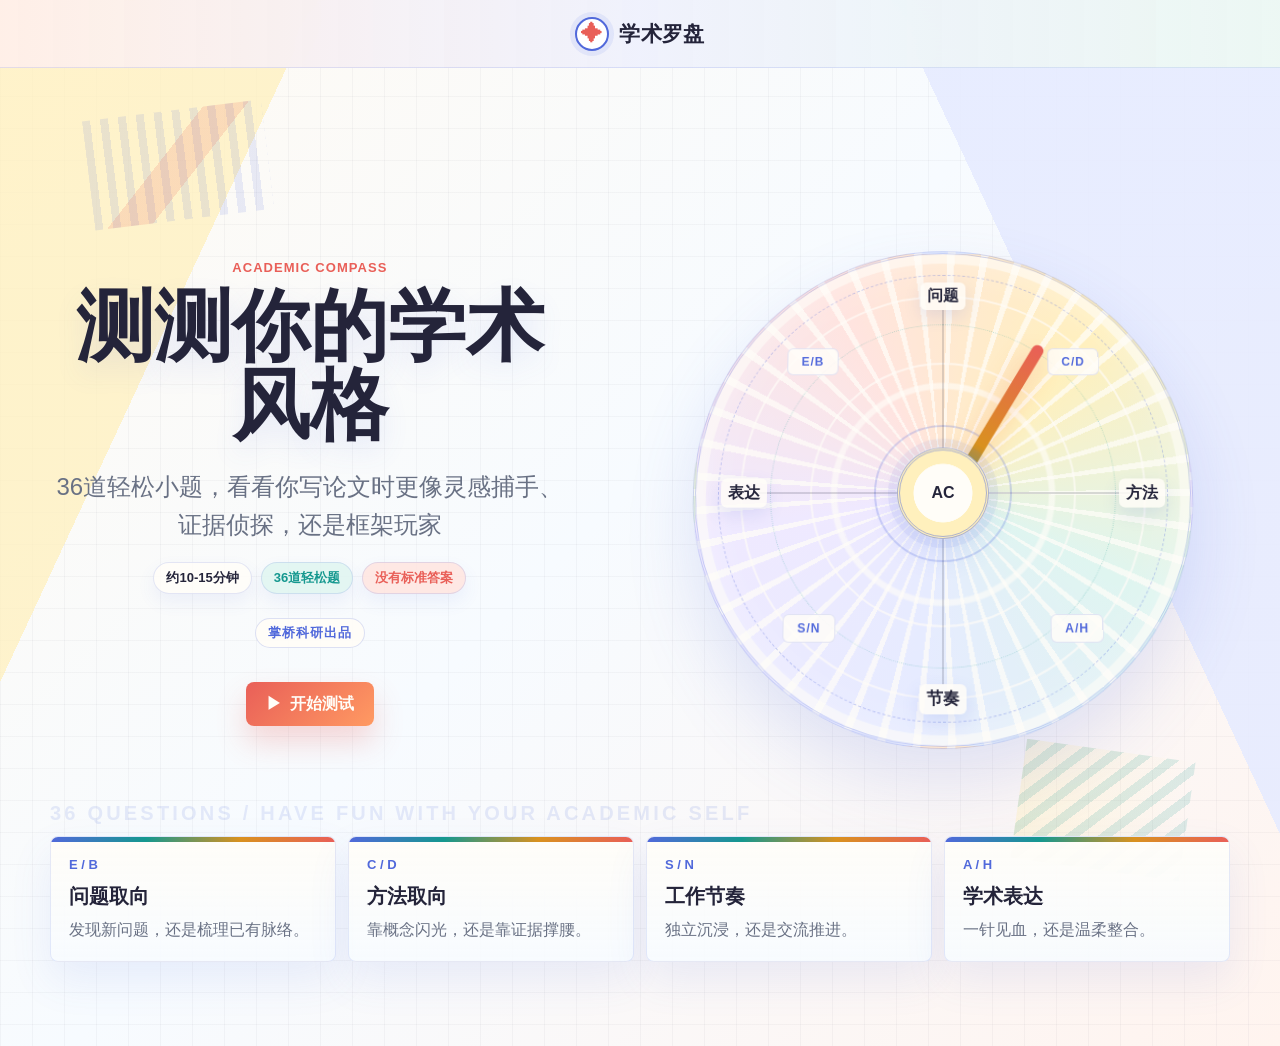
<file: index.html>
<!doctype html>
<html lang="zh-CN">
<head>
  <meta charset="utf-8">
  <meta name="viewport" content="width=device-width, initial-scale=1">
  <title>学术罗盘</title>
  <link rel="stylesheet" href="styles.css">
</head>
<body>
  <div class="app-shell">
    <header class="topbar">
      <button class="brand" data-view="home" aria-label="返回首页">
        <span class="brand-mark" aria-hidden="true">✦</span>
        <span>学术罗盘</span>
      </button>
    </header>

    <main>
      <section class="view home-view active" id="home">
        <div class="hero-grid">
          <div class="hero-copy">
            <p class="eyebrow">Academic Compass</p>
            <h1>测测你的学术风格</h1>
            <p class="hero-subtitle">36道轻松小题，看看你写论文时更像灵感捕手、证据侦探，还是框架玩家</p>
            <div class="hero-chips" aria-label="测试信息">
              <span>约10-15分钟</span>
              <span>36道轻松题</span>
              <span>没有标准答案</span>
            </div>
            <p class="maker-badge">掌桥科研出品</p>
            <div class="hero-actions">
              <button class="primary-btn" id="startTestBtn">
                <span aria-hidden="true">▶</span>
                开始测试
              </button>
            </div>
          </div>
          <div class="compass-panel" aria-label="学术罗盘视觉">
            <div class="compass-visual">
              <div class="glyph-orbit orbit-one" aria-hidden="true"></div>
              <div class="glyph-orbit orbit-two" aria-hidden="true"></div>
              <div class="compass-ring ring-one"></div>
              <div class="compass-ring ring-two"></div>
              <div class="compass-ring ring-three"></div>
              <div class="compass-axis axis-x"></div>
              <div class="compass-axis axis-y"></div>
              <div class="rune rune-one">E/B</div>
              <div class="rune rune-two">C/D</div>
              <div class="rune rune-three">S/N</div>
              <div class="rune rune-four">A/H</div>
              <div class="compass-needle"></div>
              <div class="compass-core">AC</div>
              <span class="axis-label axis-n">问题</span>
              <span class="axis-label axis-e">方法</span>
              <span class="axis-label axis-s">节奏</span>
              <span class="axis-label axis-w">表达</span>
            </div>
          </div>
        </div>

        <div class="dimension-strip" aria-label="四个测试维度">
          <article class="dimension-item">
            <span class="dimension-code">E / B</span>
            <h2>问题取向</h2>
            <p>发现新问题，还是梳理已有脉络。</p>
          </article>
          <article class="dimension-item">
            <span class="dimension-code">C / D</span>
            <h2>方法取向</h2>
            <p>靠概念闪光，还是靠证据撑腰。</p>
          </article>
          <article class="dimension-item">
            <span class="dimension-code">S / N</span>
            <h2>工作节奏</h2>
            <p>独立沉浸，还是交流推进。</p>
          </article>
          <article class="dimension-item">
            <span class="dimension-code">A / H</span>
            <h2>学术表达</h2>
            <p>一针见血，还是温柔整合。</p>
          </article>
        </div>
      </section>

      <section class="view test-view" id="test">
        <div class="section-head">
          <div>
            <p class="eyebrow" id="testEyebrow">36 Questions</p>
            <h1 id="testTitle">学术场景题</h1>
            <p class="test-subtitle" id="testSubtitle">逐题作答，观察你的学术风格倾向。</p>
          </div>
          <div class="progress-box" aria-live="polite">
            <span id="answeredCount">0</span>/<span id="totalCount">36</span>
          </div>
        </div>

        <div class="progress-track" aria-hidden="true">
          <div class="progress-fill" id="progressFill"></div>
        </div>

        <form id="quizForm" class="question-list"></form>

        <div class="sticky-actions">
          <button class="secondary-btn" type="button" id="prevQuestionBtn">
            <span aria-hidden="true">←</span>
            返回
          </button>
          <button class="primary-btn" type="button" id="nextQuestionBtn">
            <span aria-hidden="true">→</span>
            下一题
          </button>
        </div>
      </section>

      <section class="view result-view" id="result">
        <p class="result-headline">你的学术风格是：</p>
        <div class="result-poster" id="resultPoster">
          <div class="poster-image-wrap">
            <img class="result-persona-image" id="resultPersonaImage" alt="学术人格结果图" hidden>
          </div>
          <section class="poster-info">
            <div class="poster-type-row">
              <div>
                <div class="type-code" id="typeCode">----</div>
                <h2 id="typeName">完成测试后生成</h2>
              </div>
              <canvas id="radarCanvas" width="360" height="360" aria-label="四维雷达图"></canvas>
            </div>
            <p id="typeIntro">你的学术风格画像会在这里呈现。</p>
            <div class="score-grid" id="scoreGrid"></div>
            <div class="analysis-grid poster-analysis-grid" id="analysisGrid"></div>
            <p class="poster-maker">掌桥科研出品</p>
            <p class="poster-disclaimer">测试结果无明确科学依据，仅供娱乐</p>
          </section>
        </div>

        <div class="result-save-bar">
          <button class="primary-btn" type="button" id="saveResultBtn">
            <span aria-hidden="true">↓</span>
            保存结果
          </button>
          <div class="after-save-actions" id="afterSaveActions" hidden>
            <button class="secondary-btn" type="button" id="shareResultBtn">
              <span aria-hidden="true">↗</span>
              分享
            </button>
            <button class="secondary-btn" type="button" id="enterZqBtn">
              <span aria-hidden="true">◎</span>
              进入掌桥科研
            </button>
          </div>
        </div>

        <section class="strength-weakness-section">
          <article class="strength-weakness-card">
            <span class="sw-tag">优势</span>
            <h2>你的学术优势</h2>
            <p id="strengthDescription">完成测试后生成。</p>
          </article>
          <article class="strength-weakness-card">
            <span class="sw-tag weakness-tag">劣势</span>
            <h2>你的潜在劣势</h2>
            <p id="weaknessDescription">完成测试后生成。</p>
          </article>
        </section>

        <section class="feedback-section">
          <div class="section-head compact-head">
            <div>
              <p class="eyebrow">Validation</p>
              <h2>测试准确性反馈</h2>
            </div>
          </div>
          <form id="feedbackForm" class="feedback-grid compact-feedback-grid">
            <fieldset class="fit-question">
              <legend>你觉得测试结果符合你本人吗？</legend>
              <label><input type="radio" name="selfFit" value="yes" required><span>符合</span></label>
              <label><input type="radio" name="selfFit" value="partly"><span>部分符合</span></label>
              <label><input type="radio" name="selfFit" value="no"><span>不符合</span></label>
            </fieldset>
            <div class="feedback-actions full-span">
              <button class="primary-btn" type="submit">
                <span aria-hidden="true">✓</span>
                保存反馈
              </button>
              <p id="feedbackMessage" aria-live="polite"></p>
            </div>
          </form>
        </section>

        <section class="email-section">
          <div>
            <p class="eyebrow">Invitation</p>
            <h2>填写您的邮箱，我们将邀请您参与更多有趣测试。</h2>
          </div>
          <form id="emailForm" class="email-form">
            <label>
              <span>邮箱</span>
              <input type="email" id="emailInput" name="email" placeholder="you@example.com" autocomplete="email" required>
            </label>
            <button class="primary-btn" type="submit">
              <span aria-hidden="true">✓</span>
              提交
            </button>
            <p id="emailMessage" aria-live="polite"></p>
          </form>
        </section>
      </section>

      <section class="view styles-view" id="styles">
        <div class="section-head">
          <div>
            <p class="eyebrow">All Styles</p>
            <h1>16种学术风格</h1>
            <p class="test-subtitle">四个维度组合成16种风格，可对照查看你的学术行动方式。</p>
          </div>
          <button class="primary-btn" data-view="result">
            <span aria-hidden="true">←</span>
            返回结果
          </button>
        </div>

        <div class="style-gallery" id="styleGallery"></div>
      </section>

      <section class="view report-view" id="report">
        <div class="section-head">
          <div>
            <p class="eyebrow">Deep Report</p>
            <h1>深度报告页</h1>
          </div>
          <button class="primary-btn" data-view="result">
            <span aria-hidden="true">◈</span>
            查看雷达图
          </button>
        </div>

        <div class="report-grid" id="reportGrid"></div>
      </section>

      <section class="view play-view" id="play">
        <div class="section-head">
          <div>
            <p class="eyebrow">Extensions</p>
            <h1>扩展玩法</h1>
          </div>
          <button class="primary-btn" data-view="test">
            <span aria-hidden="true">▶</span>
            进入测试
          </button>
        </div>

        <div class="play-grid">
          <article class="play-card" data-play-id="collaboration">
            <div class="play-icon">合</div>
            <h2>合作风格匹配</h2>
            <p>根据四维差异生成分工建议，帮助团队决定谁负责框架、材料、推进与整合。</p>
            <button class="small-btn play-start-btn" type="button" data-play-id="collaboration">开始</button>
          </article>
          <article class="play-card" data-play-id="writing">
            <div class="play-icon">文</div>
            <h2>论文写作风格诊断</h2>
            <p>上传或粘贴论文摘要后，判断文本更偏锋利破题、概念建构、材料呈现或综合阐释。</p>
            <button class="small-btn play-start-btn" type="button" data-play-id="writing">开始</button>
          </article>
          <article class="play-card" data-play-id="burnout">
            <div class="play-icon">压</div>
            <h2>学术倦怠风险提示</h2>
            <p>结合当前阶段、工作负荷与罗盘类型，提示可能的耗竭来源和调整方案。</p>
            <button class="small-btn play-start-btn" type="button" data-play-id="burnout">开始</button>
          </article>
        </div>
      </section>
    </main>
  </div>

  <div class="share-modal" id="shareModal" hidden role="dialog" aria-modal="true" aria-labelledby="shareModalTitle">
    <div class="share-backdrop" id="shareBackdrop"></div>
    <section class="share-card">
      <button class="share-close" type="button" id="shareCloseBtn" aria-label="关闭分享弹窗">×</button>
      <p class="eyebrow">Share</p>
      <h2 id="shareModalTitle">分享你的学术风格</h2>
      <p class="share-copy" id="shareCopyText">我的学术风格是***，来测测你的吧</p>
      <button class="primary-btn" type="button" id="confirmShareBtn">
        <span aria-hidden="true">↗</span>
        分享
      </button>
    </section>
  </div>

  <script src="collect-config.js"></script>
  <script src="persona-images.js"></script>
  <script src="app.js"></script>
</body>
</html>
</file>
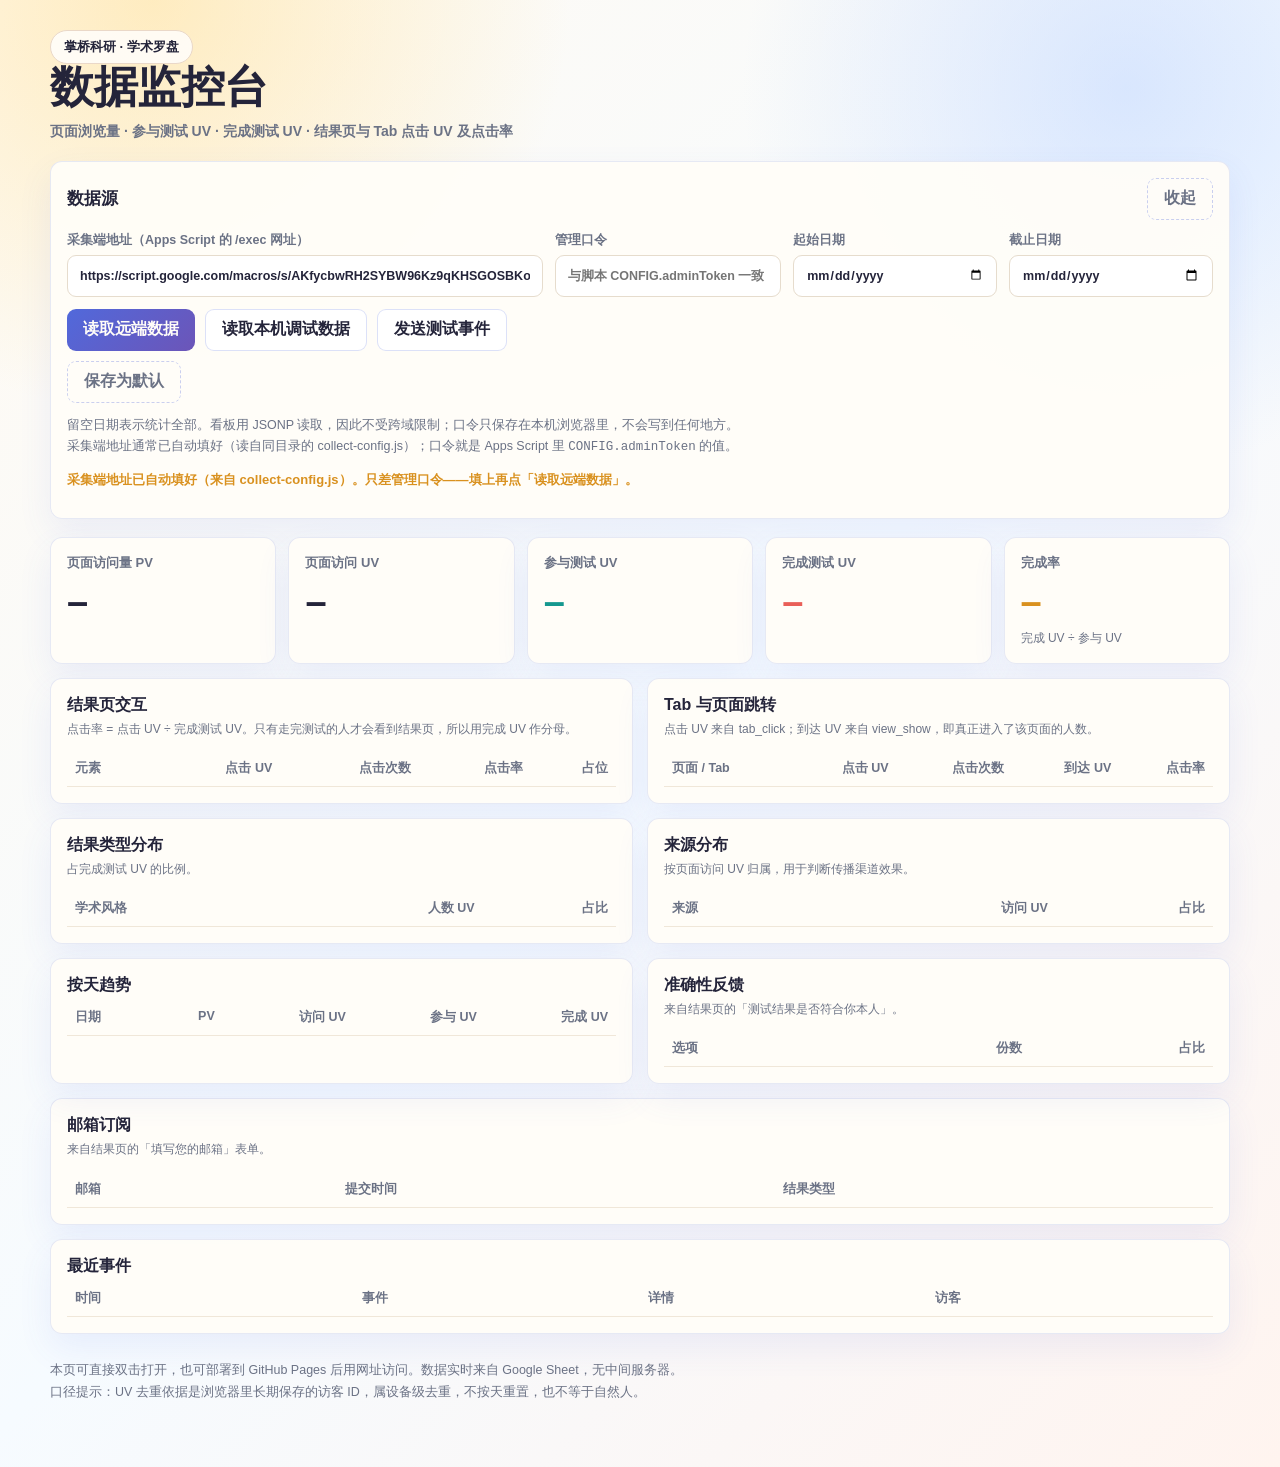
<file: monitor.html>
<!doctype html>
<html lang="zh-CN">
<head>
  <meta charset="utf-8">
  <meta name="viewport" content="width=device-width, initial-scale=1">
  <title>学术罗盘 · 数据监控台</title>
  <style>
    :root {
      --paper: #fff7eb;
      --ink: #24243a;
      --muted: #6b7285;
      --line: #e6dccd;
      --card: #fffdf8;
      --blue: #5169db;
      --teal: #15988f;
      --coral: #e95f58;
      --gold: #d9911f;
      --shadow: 0 14px 34px rgba(81, 105, 219, 0.09);
    }
    * { box-sizing: border-box; }
    body {
      margin: 0;
      min-height: 100vh;
      color: var(--ink);
      background:
        radial-gradient(circle at 12% 0%, rgba(255, 224, 150, 0.55), transparent 26rem),
        radial-gradient(circle at 88% 6%, rgba(186, 210, 255, 0.5), transparent 24rem),
        linear-gradient(135deg, #fffaf2 0%, #f6fbff 52%, #fff4ef 100%);
      font-family: "Microsoft YaHei", "PingFang SC", "Segoe UI", Arial, sans-serif;
    }
    main { width: min(1180px, calc(100% - 28px)); margin: 0 auto; padding: 30px 0 64px; }

    header.page-head { display: flex; flex-wrap: wrap; gap: 14px; align-items: end; justify-content: space-between; margin-bottom: 18px; }
    h1 { margin: 0; font-size: clamp(28px, 4.4vw, 44px); line-height: 1.05; letter-spacing: -0.5px; }
    .subtitle { margin: 10px 0 0; color: var(--muted); font-weight: 700; line-height: 1.6; font-size: 14px; }
    .badge { display: inline-block; border: 1px solid #ead8c8; background: rgba(255, 255, 255, 0.8); border-radius: 999px; padding: 7px 13px; font-size: 13px; font-weight: 700; }

    .panel, .card, .table-card {
      border: 1px solid rgba(81, 105, 219, 0.14);
      border-radius: 12px;
      background: rgba(255, 253, 248, 0.94);
      box-shadow: var(--shadow);
    }
    .panel { padding: 16px; margin-bottom: 18px; }
    .panel-head { display: flex; align-items: center; justify-content: space-between; gap: 12px; margin-bottom: 12px; }
    .panel h2 { margin: 0; font-size: 17px; }
    .hint { color: var(--muted); font-size: 12.5px; line-height: 1.7; }

    .config-grid { display: grid; grid-template-columns: minmax(0, 2.1fr) minmax(0, 1fr) minmax(0, 0.9fr) minmax(0, 0.9fr); gap: 12px; }
    .config-grid + .config-grid { margin-top: 12px; }
    label.field { display: grid; gap: 6px; font-size: 12.5px; font-weight: 700; color: var(--muted); }
    input {
      width: 100%; min-height: 42px; border: 1px solid var(--line); border-radius: 9px;
      background: #fff; color: var(--ink); padding: 9px 12px; font: inherit;
    }
    input:focus { outline: 2px solid rgba(81, 105, 219, 0.28); outline-offset: 1px; border-color: var(--blue); }

    .actions { display: flex; flex-wrap: wrap; gap: 10px; align-items: center; }
    button {
      display: inline-flex; align-items: center; justify-content: center; gap: 6px;
      min-height: 42px; padding: 0 16px; border: 0; border-radius: 9px;
      background: linear-gradient(135deg, var(--blue), #6c55b8);
      color: #fffdf8; font: inherit; font-weight: 700; cursor: pointer;
    }
    button.secondary { border: 1px solid rgba(81, 105, 219, 0.2); background: #fff; color: var(--ink); }
    button.ghost { border: 1px dashed rgba(81, 105, 219, 0.3); background: transparent; color: var(--muted); font-weight: 700; }
    button:disabled { opacity: 0.55; cursor: not-allowed; }

    .status { margin-top: 12px; font-size: 13px; color: var(--muted); font-weight: 700; }
    .status.ok { color: var(--teal); }
    .status.warn { color: var(--gold); }
    .status.err { color: var(--coral); }

    .kpi-grid { display: grid; grid-template-columns: repeat(5, minmax(0, 1fr)); gap: 12px; }
    .card { padding: 16px; min-height: 108px; }
    .card .label { font-size: 13px; color: var(--muted); font-weight: 700; }
    .card .num { margin-top: 10px; font-size: clamp(26px, 3.4vw, 38px); font-weight: 800; line-height: 1.1; }
    .card .sub { margin-top: 6px; font-size: 12px; color: var(--muted); }
    .card.accent-teal .num { color: var(--teal); }
    .card.accent-coral .num { color: var(--coral); }
    .card.accent-gold .num { color: var(--gold); }

    .two { display: grid; grid-template-columns: 1fr 1fr; gap: 14px; }
    .table-card { margin-top: 0; padding: 16px; }
    .table-card h2 { margin: 0 0 4px; font-size: 16px; }
    .table-card .table-note { margin: 0 0 12px; font-size: 12px; color: var(--muted); line-height: 1.6; }
    table { width: 100%; border-collapse: collapse; font-size: 13.5px; }
    th, td { text-align: left; padding: 9px 8px; border-bottom: 1px solid #f0e7d9; vertical-align: top; }
    th { color: var(--muted); font-weight: 700; font-size: 12.5px; white-space: nowrap; }
    td.num, th.num { text-align: right; font-variant-numeric: tabular-nums; white-space: nowrap; }
    tbody tr:last-child td { border-bottom: 0; }
    .empty { color: #9a92a0; padding: 12px 0; font-size: 13px; }
    .tag { display: inline-block; margin-left: 6px; border-radius: 999px; padding: 2px 7px; font-size: 11px; font-weight: 700; }
    .tag.warn { background: rgba(217, 145, 31, 0.15); color: #8a5b06; }
    .tag.ok { background: rgba(21, 152, 143, 0.14); color: #0d6a63; }
    .bar { position: relative; height: 6px; border-radius: 999px; background: rgba(81, 105, 219, 0.12); overflow: hidden; min-width: 56px; }
    .bar > i { position: absolute; inset: 0 auto 0 0; border-radius: 999px; background: linear-gradient(90deg, var(--blue), #8a7be0); }

    footer { margin-top: 26px; color: var(--muted); font-size: 12.5px; line-height: 1.75; }

    @media (max-width: 980px) {
      .kpi-grid { grid-template-columns: repeat(2, minmax(0, 1fr)); }
      .two { grid-template-columns: 1fr; }
      .config-grid { grid-template-columns: 1fr 1fr; }
    }
    @media (max-width: 560px) {
      .kpi-grid { grid-template-columns: 1fr; }
      .config-grid { grid-template-columns: 1fr; }
    }
  </style>
</head>
<body>
<main>
  <header class="page-head">
    <div>
      <span class="badge">掌桥科研 · 学术罗盘</span>
      <h1>数据监控台</h1>
      <p class="subtitle">页面浏览量 · 参与测试 UV · 完成测试 UV · 结果页与 Tab 点击 UV 及点击率</p>
    </div>
  </header>

  <section class="panel">
    <div class="panel-head">
      <h2>数据源</h2>
      <button type="button" class="ghost" id="toggleConfigBtn">收起</button>
    </div>
    <div id="configBody">
      <div class="config-grid">
        <label class="field">采集端地址（Apps Script 的 /exec 网址）
          <input id="sourceInput" type="url" placeholder="https://script.google.com/macros/s/.../exec" spellcheck="false">
        </label>
        <label class="field">管理口令
          <input id="tokenInput" type="password" placeholder="与脚本 CONFIG.adminToken 一致" autocomplete="off">
        </label>
        <label class="field">起始日期
          <input id="sinceInput" type="date">
        </label>
        <label class="field">截止日期
          <input id="untilInput" type="date">
        </label>
      </div>
      <div class="config-grid">
        <div class="actions">
          <button type="button" id="loadRemoteBtn">读取远端数据</button>
          <button type="button" class="secondary" id="loadLocalBtn">读取本机调试数据</button>
          <button type="button" class="secondary" id="sendTestBtn">发送测试事件</button>
          <button type="button" class="ghost" id="saveConfigBtn">保存为默认</button>
        </div>
      </div>
      <p class="hint" id="configHint">
        留空日期表示统计全部。看板用 JSONP 读取，因此不受跨域限制；口令只保存在本机浏览器里，不会写到任何地方。<br>
        采集端地址通常已自动填好（读自同目录的 collect-config.js）；口令就是 Apps Script 里 <code>CONFIG.adminToken</code> 的值。
      </p>
    </div>
    <p class="status" id="status">尚未读取数据。先填好采集端地址与口令，再点「读取远端数据」。</p>
  </section>

  <div id="remoteSections">
  <section class="kpi-grid" id="kpiGrid">
    <article class="card"><div class="label">页面访问量 PV</div><div class="num" id="kpiPv">–</div><div class="sub" id="kpiPvSub">&nbsp;</div></article>
    <article class="card"><div class="label">页面访问 UV</div><div class="num" id="kpiViewUv">–</div><div class="sub" id="kpiViewUvSub">&nbsp;</div></article>
    <article class="card accent-teal"><div class="label">参与测试 UV</div><div class="num" id="kpiTestUv">–</div><div class="sub" id="kpiTestUvSub">&nbsp;</div></article>
    <article class="card accent-coral"><div class="label">完成测试 UV</div><div class="num" id="kpiCompleteUv">–</div><div class="sub" id="kpiCompleteUvSub">&nbsp;</div></article>
    <article class="card accent-gold"><div class="label">完成率</div><div class="num" id="kpiCompleteRate">–</div><div class="sub">完成 UV ÷ 参与 UV</div></article>
  </section>

  <section class="two" style="margin-top:14px">
    <article class="table-card">
      <h2>结果页交互</h2>
      <p class="table-note">点击率 = 点击 UV ÷ 完成测试 UV。只有走完测试的人才会看到结果页，所以用完成 UV 作分母。</p>
      <table>
        <thead><tr><th>元素</th><th class="num">点击 UV</th><th class="num">点击次数</th><th class="num">点击率</th><th class="num">占位</th></tr></thead>
        <tbody id="resultActionRows"></tbody>
      </table>
    </article>

    <article class="table-card">
      <h2>Tab 与页面跳转</h2>
      <p class="table-note">点击 UV 来自 tab_click；到达 UV 来自 view_show，即真正进入了该页面的人数。</p>
      <table>
        <thead><tr><th>页面 / Tab</th><th class="num">点击 UV</th><th class="num">点击次数</th><th class="num">到达 UV</th><th class="num">点击率</th></tr></thead>
        <tbody id="viewRows"></tbody>
      </table>
    </article>
  </section>

  <section class="two" style="margin-top:14px">
    <article class="table-card">
      <h2>结果类型分布</h2>
      <p class="table-note">占完成测试 UV 的比例。</p>
      <table>
        <thead><tr><th>学术风格</th><th class="num">人数 UV</th><th class="num">占比</th></tr></thead>
        <tbody id="typeRows"></tbody>
      </table>
    </article>

    <article class="table-card">
      <h2>来源分布</h2>
      <p class="table-note">按页面访问 UV 归属，用于判断传播渠道效果。</p>
      <table>
        <thead><tr><th>来源</th><th class="num">访问 UV</th><th class="num">占比</th></tr></thead>
        <tbody id="sourceRows"></tbody>
      </table>
    </article>
  </section>

  <section class="two" style="margin-top:14px">
    <article class="table-card">
      <h2>按天趋势</h2>
      <table>
        <thead><tr><th>日期</th><th class="num">PV</th><th class="num">访问 UV</th><th class="num">参与 UV</th><th class="num">完成 UV</th></tr></thead>
        <tbody id="trendRows"></tbody>
      </table>
    </article>

    <article class="table-card">
      <h2>准确性反馈</h2>
      <p class="table-note" id="feedbackNote">来自结果页的「测试结果是否符合你本人」。</p>
      <table>
        <thead><tr><th>选项</th><th class="num">份数</th><th class="num">占比</th></tr></thead>
        <tbody id="feedbackRows"></tbody>
      </table>
    </article>
  </section>

  <section class="table-card" style="margin-top:14px">
    <h2>邮箱订阅</h2>
    <p class="table-note" id="emailNote">来自结果页的「填写您的邮箱」表单。</p>
    <table>
      <thead><tr><th>邮箱</th><th>提交时间</th><th>结果类型</th></tr></thead>
      <tbody id="emailRows"></tbody>
    </table>
  </section>

  <section class="table-card" style="margin-top:14px">
    <h2>最近事件</h2>
    <table>
      <thead><tr><th>时间</th><th>事件</th><th>详情</th><th>访客</th></tr></thead>
      <tbody id="recentRows"></tbody>
    </table>
  </section>
  </div>

  <section class="table-card" id="localPanel" hidden>
    <h2>本机调试数据</h2>
    <p class="table-note">
      这里读的是当前浏览器自己攒下的事件，只在没有走完第 4～6 步部署前用来看埋点有没有触发。
      数字不代表线上真实数据。想要真实统计，请填好采集端地址后点「读取远端数据」。
    </p>
    <table>
      <thead><tr><th>事件类型</th><th class="num">条数</th><th class="num">涉及访客 UV</th></tr></thead>
      <tbody id="localRows"></tbody>
    </table>
  </section>

  <footer>
    本页可直接双击打开，也可部署到 GitHub Pages 后用网址访问。数据实时来自 Google Sheet，无中间服务器。<br>
    口径提示：UV 去重依据是浏览器里长期保存的访客 ID，属设备级去重，不按天重置，也不等于自然人。
  </footer>
</main>

<!-- 采集端地址的唯一定义处。看板与测试页共用它，改一处即可，不用两边同步。
     加载失败（本地单独拷走本文件）时下面会自动退回到空值，不影响其他功能。 -->
<script src="collect-config.js"></script>
<script>
(function () {
  "use strict";

  var LS_KEY = "academicCompassMonitor.v2";
  var CALLBACK = "academicCompassMonitorCb";

  var $ = function (id) { return document.getElementById(id); };

  function esc(value) {
    return String(value == null ? "" : value).replace(/[&<>"']/g, function (ch) {
      return { "&": "&amp;", "<": "&lt;", ">": "&gt;", '"': "&quot;", "'": "&#39;" }[ch];
    });
  }

  function pct(value) {
    var n = Number(value);
    return isFinite(n) ? n.toFixed(1).replace(/\.0$/, "") + "%" : "–";
  }

  function num(value) {
    var n = Number(value);
    return isFinite(n) ? String(n) : "–";
  }

  // 采集端地址的优先级：本机保存 > 网址参数 > collect-config.js 里的定义。
  // 第三项让「换台电脑打开」也不必再复制那串长网址——它本来就是公开的（测试页里也有），
  // 真正的密钥只有口令。
  function defaultSource() {
    try {
      return String(window.ACADEMIC_COMPASS_COLLECT_ENDPOINT || "").trim();
    } catch (error) {
      return "";
    }
  }

  function readConfig() {
    var saved = {};
    try { saved = JSON.parse(localStorage.getItem(LS_KEY)) || {}; } catch (e) { saved = {}; }
    var qs = new URLSearchParams(location.search);
    return {
      source: saved.source || qs.get("source") || defaultSource(),
      token: saved.token || qs.get("token") || "",
      since: saved.since || qs.get("since") || "",
      until: saved.until || qs.get("until") || ""
    };
  }

  function writeConfig() {
    try {
      localStorage.setItem(LS_KEY, JSON.stringify({
        source: $("sourceInput").value.trim(),
        token: $("tokenInput").value.trim(),
        since: $("sinceInput").value,
        until: $("untilInput").value
      }));
    } catch (e) { /* 忽略 */ }
  }

  function setStatus(text, kind) {
    var el = $("status");
    el.textContent = text;
    el.className = "status" + (kind ? " " + kind : "");
  }

  function jsonp(source, params, timeoutMs) {
    return new Promise(function (resolve, reject) {
      var query = new URLSearchParams(params);
      query.set("callback", CALLBACK);
      var url = source + (source.indexOf("?") >= 0 ? "&" : "?") + query.toString();
      var script = document.createElement("script");
      var timer = setTimeout(function () { cleanup(); reject(new Error("请求超时，请检查采集端地址与部署权限是否为「任何人」")); }, timeoutMs || 30000);

      function cleanup() {
        clearTimeout(timer);
        delete window[CALLBACK];
        if (script.parentNode) script.parentNode.removeChild(script);
      }

      window[CALLBACK] = function (data) { cleanup(); resolve(data); };
      script.onerror = function () { cleanup(); reject(new Error("脚本加载失败，地址可能不对，或尚未部署为 Web 应用")); };
      script.src = url;
      document.head.appendChild(script);
    });
  }

  function rowsOrEmpty(rows, colspan, render) {
    if (!rows || !rows.length) return '<tr><td class="empty" colspan="' + colspan + '">暂无数据</td></tr>';
    return rows.map(render).join("");
  }

  function barCell(ratio) {
    var width = Math.max(0, Math.min(100, Number(ratio) || 0));
    return '<div class="bar" title="' + width + '%"><i style="width:' + width + '%"></i></div>';
  }

  function render(s) {
    var sum = s.summary;

    $("remoteSections").hidden = false;
    $("localPanel").hidden = true;

    $("kpiPv").textContent = num(sum.pv);
    $("kpiPvSub").textContent = "共 " + num(sum.pv) + " 次首页加载";

    $("kpiViewUv").textContent = num(sum.viewUv);
    $("kpiViewUvSub").textContent = "参与率 " + pct(sum.participateRate) + "（参与÷访问）";

    $("kpiTestUv").textContent = num(sum.testUv);
    $("kpiTestUvSub").textContent = "作答事件 " + num(sum.answerCount) + " 次";

    $("kpiCompleteUv").textContent = num(sum.completeUv);
    $("kpiCompleteUvSub").textContent = "流失 " + num(Math.max(sum.testUv - sum.completeUv, 0)) + " 人未完成";

    $("kpiCompleteRate").textContent = pct(sum.completeRate);

    $("resultActionRows").innerHTML = rowsOrEmpty(sum.resultActions, 5, function (row) {
      return "<tr><td>" + esc(row.label) + "</td>" +
        '<td class="num">' + num(row.uv) + "</td>" +
        '<td class="num">' + num(row.count) + "</td>" +
        '<td class="num">' + pct(row.rate) + "</td>" +
        '<td class="num">' + barCell(row.rate) + "</td></tr>";
    });

    $("viewRows").innerHTML = rowsOrEmpty(sum.views, 5, function (row) {
      var tag = row.unreachable ? '<span class="tag warn">页面无入口</span>' : "";
      return "<tr><td>" + esc(row.label) + tag + "</td>" +
        '<td class="num">' + num(row.clickUv) + "</td>" +
        '<td class="num">' + num(row.clickCount) + "</td>" +
        '<td class="num">' + num(row.arrivalUv) + "</td>" +
        '<td class="num">' + pct(row.rate) + "</td></tr>";
    });

    $("typeRows").innerHTML = rowsOrEmpty(sum.types, 3, function (row) {
      return "<tr><td>" + esc(row.label) + "</td>" +
        '<td class="num">' + num(row.uv) + "</td>" +
        '<td class="num">' + pct(row.share) + "</td></tr>";
    });

    $("sourceRows").innerHTML = rowsOrEmpty(sum.sources, 3, function (row) {
      return "<tr><td>" + esc(row.label) + "</td>" +
        '<td class="num">' + num(row.uv) + "</td>" +
        '<td class="num">' + pct(row.share) + "</td></tr>";
    });

    $("trendRows").innerHTML = rowsOrEmpty(s.trend, 5, function (row) {
      return "<tr><td>" + esc(row.day) + "</td>" +
        '<td class="num">' + num(row.pv) + "</td>" +
        '<td class="num">' + num(row.visitUv) + "</td>" +
        '<td class="num">' + num(row.testUv) + "</td>" +
        '<td class="num">' + num(row.completeUv) + "</td></tr>";
    });

    var feedback = sum.feedback || { total: 0, rows: [] };
    $("feedbackNote").textContent = feedback.total
      ? "共 " + feedback.total + " 份反馈。"
      : "还没有收到反馈。该表由结果页的表单写入，与埋点表分开存放。";
    $("feedbackRows").innerHTML = rowsOrEmpty(feedback.rows, 3, function (row) {
      return "<tr><td>" + esc(row.label) + "</td>" +
        '<td class="num">' + num(row.count) + "</td>" +
        '<td class="num">' + pct(row.share) + "</td></tr>";
    });

    var emails = sum.emailSignups || { total: 0, rows: [] };
    $("emailNote").textContent = emails.total
      ? "共 " + emails.total + " 个邮箱（按邮箱去重、最新的在前。完整清单在表格的 " +
        "academic_compass_email_signup 工作表里。）"
      : "还没有人留邮箱。该表由结果页的邮箱表单写入，与埋点表分开存放。";
    $("emailRows").innerHTML = rowsOrEmpty(emails.rows, 3, function (row) {
      var when = String(row.createdAt || "").replace("T", " ").slice(0, 19);
      return "<tr><td>" + esc(row.email) + "</td>" +
        "<td>" + esc(when) + "</td>" +
        "<td>" + esc(row.typeName || "") + "</td></tr>";
    });

    $("recentRows").innerHTML = rowsOrEmpty(s.recent, 4, function (row) {
      var when = String(row.createdAt || "").replace("T", " ").slice(0, 19);
      return "<tr><td>" + esc(when) + "</td><td>" + esc(row.event) + "</td>" +
        "<td>" + esc(row.detail || "") + "</td><td>" + esc(row.visitorId || "") + "</td></tr>";
    });
  }

  function loadRemote() {
    var cfg = currentConfig();
    if (!cfg.source) { setStatus("请先填写采集端地址。", "warn"); return; }
    if (!cfg.token) { setStatus("请先填写管理口令。", "warn"); return; }
    writeConfig();
    setStatus("正在读取远端数据…");

    var params = { mode: "summary", token: cfg.token, nocache: "1" };
    if (cfg.since) params.since = cfg.since;
    if (cfg.until) params.until = cfg.until;

    jsonp(cfg.source, params).then(function (data) {
      if (!data || !data.ok) {
        var message = (data && (data.message || data.error)) || "未知错误";
        setStatus("读取失败：" + message, "err");
        return;
      }
      render(data);
      var range = data.range && (data.range.since || data.range.until)
        ? "（" + (data.range.since || "最早") + " 至 " + (data.range.until || "最新") + "）"
        : "（全部时间）";
      setStatus("已是实时数据" + range + "。刷新于 " + new Date(data.generatedAt || Date.now()).toLocaleString(), "ok");
    }).catch(function (error) {
      setStatus("读取失败：" + error.message, "err");
    });
  }

  function loadLocal() {
    var events;
    try {
      events = JSON.parse(localStorage.getItem("academicCompassAnalyticsEvents.v1")) || [];
    } catch (error) {
      events = [];
    }
    if (!events.length) {
      setStatus("本机没有调试数据。请先在浏览器里打开测试页走一遍流程，或改用「读取远端数据」。", "warn");
      return;
    }

    var seen = {};
    var counts = {};
    var visitors = {};
    var eventUv = {};
    for (var i = 0; i < events.length; i += 1) {
      var ev = events[i];
      if (ev.eventId) {
        if (seen[ev.eventId]) continue;
        seen[ev.eventId] = true;
      }
      var name = ev.analyticsEvent || "未知";
      counts[name] = (counts[name] || 0) + 1;
      if (ev.visitorId) {
        visitors[ev.visitorId] = true;
        if (!eventUv[name]) eventUv[name] = {};
        eventUv[name][ev.visitorId] = true;
      }
    }

    var labels = {
      page_view: "页面访问", test_start: "开始测试", question_answer: "作答",
      test_complete: "完成测试", view_show: "进入页面", tab_click: "Tab 点击",
      button_click: "按钮点击", result_action_click: "结果页操作", share_confirm: "确认分享"
    };

    var order = Object.keys(counts).sort(function (a, b) { return counts[b] - counts[a]; });
    $("localRows").innerHTML = order.map(function (name) {
      return "<tr><td>" + esc(labels[name] || name) +
        '<span class="tag ok">' + esc(name) + "</span></td>" +
        '<td class="num">' + num(counts[name]) + "</td>" +
        '<td class="num">' + num(Object.keys(eventUv[name] || {}).length) + "</td></tr>";
    }).join("");

    $("remoteSections").hidden = true;
    $("localPanel").hidden = false;
    setStatus("已载入本机调试数据：" + events.length + " 条原始事件，去重后 " +
      Object.keys(seen).length + " 条，来自 " + Object.keys(visitors).length + " 个访客。仅用于确认埋点是否触发。", "warn");
  }

  function sendTestEvent() {
    var cfg = currentConfig();
    if (!cfg.source) { setStatus("请先填写采集端地址。", "warn"); return; }
    var payload = {
      eventName: "academic_compass_analytics",
      analyticsEvent: "page_view",
      eventId: "EV-SELFTEST-" + Date.now(),
      createdAt: new Date().toISOString(),
      visitorId: "V-SELFTEST",
      sessionId: "S-SELFTEST",
      viewId: "home",
      pageUrl: location.href,
      path: location.pathname,
      referrer: "monitor-selftest",
      userAgent: navigator.userAgent,
      language: navigator.language,
      viewport: window.innerWidth + "x" + window.innerHeight,
      timezone: Intl.DateTimeFormat().resolvedOptions().timeZone || "",
      extraJson: "{}"
    };
    setStatus("正在发送测试事件…");
    fetch(cfg.source, {
      method: "POST",
      mode: "no-cors",
      headers: { "Content-Type": "text/plain;charset=utf-8" },
      body: JSON.stringify(payload)
    }).then(function () {
      setStatus("测试事件已发出。稍等 5 秒后点「读取远端数据」，若 PV 增加 1 即说明写入成功。", "ok");
    }).catch(function (error) {
      setStatus("发送失败：" + error.message, "err");
    });
  }

  function currentConfig() {
    return {
      source: $("sourceInput").value.trim(),
      token: $("tokenInput").value.trim(),
      since: $("sinceInput").value,
      until: $("untilInput").value
    };
  }

  var config = readConfig();
  $("sourceInput").value = config.source;
  $("tokenInput").value = config.token;
  $("sinceInput").value = config.since;
  $("untilInput").value = config.until;

  $("loadRemoteBtn").addEventListener("click", loadRemote);
  $("loadLocalBtn").addEventListener("click", loadLocal);
  $("sendTestBtn").addEventListener("click", sendTestEvent);
  $("saveConfigBtn").addEventListener("click", function () {
    writeConfig();
    setStatus("已保存到本机浏览器。下次打开自动带出。", "ok");
  });
  $("toggleConfigBtn").addEventListener("click", function () {
    var body = $("configBody");
    var hidden = body.style.display === "none";
    body.style.display = hidden ? "" : "none";
    $("toggleConfigBtn").textContent = hidden ? "收起" : "展开";
  });

  if (config.source && config.token) {
    loadRemote();
  } else if (config.source) {
    setStatus("采集端地址已自动填好（来自 collect-config.js）。只差管理口令——填上再点「读取远端数据」。", "warn");
  } else {
    setStatus("尚未读取数据。先填好采集端地址与口令，再点「读取远端数据」。", "warn");
  }
})();
</script>
</body>
</html>
</file>
<file: styles.css>
:root {
  color-scheme: light;
  --paper: #fff7eb;
  --ink: #24243a;
  --muted: #697184;
  --line: #e4d9c9;
  --teal: #15988f;
  --teal-soft: #dff5f0;
  --coral: #e95f58;
  --coral-soft: #ffe4df;
  --gold: #d9911f;
  --gold-soft: #fff0bd;
  --blue: #5169db;
  --blue-soft: #e6ebff;
  --green: #3f8b5b;
  --plum: #6c55b8;
  --plum-soft: #efe9ff;
  --white: #fffdf8;
  --shadow: 0 18px 42px rgba(81, 105, 219, 0.1);
}

* {
  box-sizing: border-box;
}

html {
  scroll-behavior: smooth;
}

body {
  margin: 0;
  min-height: 100vh;
  background:
    linear-gradient(115deg, rgba(255, 240, 189, 0.75) 0 18%, transparent 18% 100%),
    linear-gradient(245deg, rgba(230, 235, 255, 0.9) 0 22%, transparent 22% 100%),
    linear-gradient(90deg, rgba(36, 36, 58, 0.035) 1px, transparent 1px),
    linear-gradient(180deg, rgba(36, 36, 58, 0.035) 1px, transparent 1px),
    linear-gradient(135deg, #fffaf2 0%, #f7fbff 48%, #fff4ef 100%);
  background-size: auto, auto, 32px 32px, 32px 32px, auto;
  color: var(--ink);
  font-family: "Microsoft YaHei", "PingFang SC", "Noto Serif SC", "Segoe UI", Arial, sans-serif;
  letter-spacing: 0;
}

button,
input,
select,
textarea {
  font: inherit;
}

button {
  border: 0;
  cursor: pointer;
}

.app-shell {
  min-height: 100vh;
}

.topbar {
  position: sticky;
  top: 0;
  z-index: 10;
  display: flex;
  align-items: center;
  justify-content: center;
  min-height: 68px;
  padding: 12px clamp(16px, 4vw, 52px);
  background:
    linear-gradient(90deg, rgba(255, 228, 223, 0.55), rgba(230, 235, 255, 0.62), rgba(223, 245, 240, 0.55)),
    rgba(255, 253, 248, 0.88);
  border-bottom: 1px solid rgba(81, 105, 219, 0.16);
  backdrop-filter: blur(18px);
}

.brand {
  display: inline-flex;
  align-items: center;
  gap: 10px;
  min-height: 42px;
  padding: 0;
  background: transparent;
  color: var(--ink);
  font-size: 21px;
  font-weight: 900;
  white-space: nowrap;
  letter-spacing: 0.02em;
}

.brand-mark {
  display: grid;
  place-items: center;
  width: 34px;
  height: 34px;
  border: 2px solid var(--blue);
  border-radius: 50%;
  color: var(--coral);
  background: #fff;
  box-shadow: 0 0 0 5px rgba(81, 105, 219, 0.1);
}

.nav-tabs {
  display: flex;
  gap: 6px;
  overflow-x: auto;
  scrollbar-width: thin;
}

.nav-tab {
  min-height: 36px;
  padding: 0 13px;
  border: 1px solid transparent;
  border-radius: 999px;
  background: transparent;
  color: var(--muted);
  white-space: nowrap;
}

.nav-tab.active,
.nav-tab:hover {
  border-color: var(--line);
  background: var(--white);
  color: var(--ink);
}

main {
  width: min(1180px, calc(100% - 32px));
  margin: 0 auto;
}

.view {
  display: none;
  padding: clamp(28px, 5vw, 64px) 0 84px;
}

.view.active {
  display: block;
}

.hero-grid {
  display: grid;
  grid-template-columns: minmax(0, 0.95fr) minmax(340px, 1.05fr);
  align-items: center;
  gap: clamp(28px, 7vw, 86px);
  min-height: calc(100vh - 178px);
  position: relative;
}

.home-view {
  position: relative;
  isolation: isolate;
}

.home-view::before,
.home-view::after {
  content: "";
  position: absolute;
  z-index: -1;
  pointer-events: none;
}

.home-view::before {
  top: 42px;
  left: min(4vw, 38px);
  width: 180px;
  height: 110px;
  background:
    linear-gradient(135deg, transparent 0 42%, rgba(233, 95, 88, 0.16) 42% 58%, transparent 58%),
    repeating-linear-gradient(90deg, rgba(81, 105, 219, 0.12) 0 8px, transparent 8px 18px);
  transform: rotate(-7deg);
}

.home-view::after {
  right: min(4vw, 42px);
  bottom: 18%;
  width: 170px;
  height: 120px;
  background:
    repeating-linear-gradient(135deg, rgba(21, 152, 143, 0.14) 0 9px, transparent 9px 20px),
    linear-gradient(90deg, rgba(255, 240, 189, 0.42), transparent);
  transform: rotate(8deg);
}

.hero-grid::before {
  content: "36 QUESTIONS / HAVE FUN WITH YOUR ACADEMIC SELF";
  position: absolute;
  left: 0;
  bottom: 4%;
  color: rgba(81, 105, 219, 0.13);
  font-size: clamp(13px, 1.8vw, 20px);
  font-weight: 900;
  letter-spacing: 0.16em;
  pointer-events: none;
}

.hero-copy h1,
.section-head h1 {
  margin: 0;
  max-width: 820px;
  font-size: clamp(40px, 7vw, 78px);
  line-height: 1.02;
  letter-spacing: 0;
}

.home-view .hero-copy h1 {
  max-width: 700px;
  color: var(--ink);
  font-family: "Microsoft YaHei", "PingFang SC", "Segoe UI", Arial, sans-serif;
  font-weight: 950;
  text-shadow: 0 12px 28px rgba(81, 105, 219, 0.12);
}

.hero-subtitle {
  max-width: 660px;
  margin: 22px 0 0;
  color: var(--muted);
  font-size: clamp(18px, 2.3vw, 24px);
  line-height: 1.6;
}

.hero-chips {
  display: flex;
  flex-wrap: wrap;
  justify-content: center;
  gap: 9px;
  margin-top: 18px;
}

.hero-chips span {
  display: inline-flex;
  align-items: center;
  min-height: 32px;
  padding: 0 12px;
  border: 1px solid rgba(81, 105, 219, 0.16);
  border-radius: 999px;
  background: rgba(255, 253, 248, 0.84);
  color: var(--ink);
  font-size: 13px;
  font-weight: 900;
  box-shadow: 0 8px 18px rgba(81, 105, 219, 0.08);
}

.hero-chips span:nth-child(2) {
  background: rgba(223, 245, 240, 0.84);
  color: var(--teal);
}

.hero-chips span:nth-child(3) {
  background: rgba(255, 228, 223, 0.84);
  color: var(--coral);
}

.maker-badge {
  display: inline-flex;
  align-items: center;
  justify-content: center;
  min-height: 30px;
  margin: 24px auto 0;
  padding: 0 12px;
  border: 1px solid rgba(81, 105, 219, 0.2);
  border-radius: 999px;
  background: rgba(255, 253, 248, 0.9);
  color: var(--blue);
  font-size: 13px;
  font-weight: 900;
  letter-spacing: 0.08em;
}

.eyebrow {
  margin: 0 0 12px;
  color: var(--coral);
  font-size: 13px;
  font-weight: 800;
  letter-spacing: 0.08em;
  text-transform: uppercase;
}

.hero-actions,
.sticky-actions {
  display: flex;
  flex-wrap: wrap;
  gap: 12px;
  margin-top: 34px;
}

.home-view .hero-actions {
  justify-content: center;
}

.home-view .primary-btn {
  background: linear-gradient(135deg, var(--coral), #ff9a62);
  color: #fffdf8;
  box-shadow: 0 16px 30px rgba(233, 95, 88, 0.24);
}

.home-view .primary-btn:hover {
  box-shadow: 0 18px 34px rgba(233, 95, 88, 0.3);
}

.home-view .hero-copy {
  text-align: center;
}

.home-view .hero-subtitle {
  margin-left: auto;
  margin-right: auto;
}

.primary-btn,
.secondary-btn,
.small-btn {
  display: inline-flex;
  align-items: center;
  justify-content: center;
  gap: 8px;
  min-height: 44px;
  border-radius: 8px;
  font-weight: 800;
  transition: transform 160ms ease, box-shadow 160ms ease, background 160ms ease;
}

.danger-btn {
  color: var(--coral);
}

.primary-btn {
  padding: 0 20px;
  background: linear-gradient(135deg, var(--blue), var(--plum));
  color: var(--white);
  box-shadow: 0 12px 24px rgba(81, 105, 219, 0.2);
}

.secondary-btn {
  padding: 0 18px;
  border: 1px solid rgba(81, 105, 219, 0.18);
  background: var(--white);
  color: var(--ink);
}

.small-btn {
  width: 92px;
  min-height: 36px;
  margin-top: auto;
  background: var(--blue);
  color: var(--white);
}

.primary-btn:hover,
.secondary-btn:hover,
.small-btn:hover {
  transform: translateY(-1px);
}

.compass-panel {
  display: grid;
  place-items: center;
  min-height: 520px;
  position: relative;
  perspective: 900px;
}

.compass-visual {
  position: relative;
  width: min(500px, 88vw);
  aspect-ratio: 1;
  border-radius: 50%;
  background:
    radial-gradient(circle at 50% 50%, rgba(255, 253, 248, 1) 0 13%, transparent 13.5%),
    radial-gradient(circle at 50% 50%, transparent 0 30%, rgba(255, 253, 248, 0.62) 30.6% 31.8%, transparent 32.4%),
    repeating-conic-gradient(from 9deg, rgba(255, 253, 248, 0.72) 0 1.8deg, transparent 1.8deg 8deg),
    conic-gradient(from -28deg, #ffe4df, #fff0bd, #dff5f0, #e6ebff, #efe9ff, #ffe4df);
  box-shadow:
    0 30px 68px rgba(81, 105, 219, 0.16),
    inset 0 0 0 10px rgba(255, 253, 248, 0.58),
    inset 0 0 54px rgba(255, 255, 255, 0.4);
  border: 3px double rgba(81, 105, 219, 0.28);
  isolation: isolate;
  transform: rotateX(6deg);
  animation: compassFloat 5s ease-in-out infinite;
}

.compass-ring,
.compass-axis,
.compass-needle,
.compass-core,
.axis-label,
.glyph-orbit,
.rune {
  position: absolute;
}

.glyph-orbit {
  inset: 4.5%;
  border-radius: 50%;
  border: 1px dashed rgba(81, 105, 219, 0.32);
  pointer-events: none;
}

.orbit-two {
  inset: 15%;
  border-style: dotted;
  border-color: rgba(21, 152, 143, 0.28);
}

.compass-ring {
  inset: 9%;
  border: 2px solid rgba(255, 253, 248, 0.68);
  border-radius: 50%;
}

.ring-two {
  inset: 23%;
}

.ring-three {
  inset: 36%;
  border-color: rgba(81, 105, 219, 0.24);
}

.compass-axis {
  background: rgba(36, 36, 58, 0.16);
}

.axis-x {
  left: 12%;
  right: 12%;
  top: calc(50% - 1px);
  height: 2px;
}

.axis-y {
  top: 12%;
  bottom: 12%;
  left: calc(50% - 1px);
  width: 2px;
}

.compass-needle {
  left: 50%;
  top: 14%;
  width: 12px;
  height: 39%;
  background: linear-gradient(var(--coral), var(--gold) 62%, var(--teal));
  border-radius: 999px;
  transform: translateX(-50%) rotate(31deg);
  transform-origin: center 100%;
  box-shadow: 0 12px 26px rgba(233, 95, 88, 0.28);
  z-index: 3;
  animation: needleWiggle 3.6s ease-in-out infinite;
}

.compass-core {
  left: 50%;
  top: 50%;
  display: grid;
  place-items: center;
  width: 92px;
  height: 92px;
  border: 3px double rgba(81, 105, 219, 0.48);
  border-radius: 50%;
  background:
    radial-gradient(circle, var(--white) 0 48%, var(--gold-soft) 49% 100%);
  font-weight: 900;
  transform: translate(-50%, -50%);
  box-shadow: 0 0 0 9px rgba(81, 105, 219, 0.08), 0 14px 30px rgba(81, 105, 219, 0.14);
  z-index: 4;
}

.axis-label {
  color: var(--ink);
  font-weight: 900;
  padding: 4px 7px;
  border-radius: 6px;
  background: rgba(255, 253, 248, 0.84);
  box-shadow: 0 7px 18px rgba(81, 105, 219, 0.14);
}

.rune {
  display: grid;
  place-items: center;
  width: 52px;
  height: 28px;
  border: 1px solid rgba(81, 105, 219, 0.16);
  border-radius: 6px;
  background: rgba(255, 253, 248, 0.86);
  color: var(--blue);
  font-size: 12px;
  font-weight: 900;
  letter-spacing: 0.08em;
  z-index: 2;
}

.rune-one {
  left: 18%;
  top: 20%;
}

.rune-two {
  right: 18%;
  top: 20%;
}

.rune-three {
  left: 18%;
  bottom: 20%;
}

.rune-four {
  right: 18%;
  bottom: 20%;
}

.axis-n {
  top: 6%;
  left: 50%;
  transform: translateX(-50%);
}

.axis-e {
  top: 50%;
  right: 5%;
  transform: translateY(-50%);
}

.axis-s {
  bottom: 6%;
  left: 50%;
  transform: translateX(-50%);
}

.axis-w {
  top: 50%;
  left: 5%;
  transform: translateY(-50%);
}

.dimension-strip {
  display: grid;
  grid-template-columns: repeat(4, minmax(0, 1fr));
  gap: 12px;
  margin-top: -18px;
}

.dimension-item,
.type-summary,
.radar-section,
.question-card,
.report-card,
.play-card,
.analysis-card,
.feedback-section,
.stat-card,
.stats-section,
.audit-card,
.feedback-item {
  border: 1px solid rgba(81, 105, 219, 0.14);
  border-radius: 8px;
  background:
    linear-gradient(180deg, rgba(255, 253, 248, 0.96), rgba(247, 251, 255, 0.9));
  box-shadow: var(--shadow);
}

.dimension-item {
  position: relative;
  overflow: hidden;
  padding: 18px;
  transition: transform 180ms ease, box-shadow 180ms ease, border-color 180ms ease;
}

.dimension-item::before {
  content: "";
  position: absolute;
  inset: 0 auto auto 0;
  width: 100%;
  height: 5px;
  background: linear-gradient(90deg, var(--blue), var(--teal), var(--gold), var(--coral));
}

.dimension-item:hover {
  border-color: rgba(81, 105, 219, 0.28);
  box-shadow: 0 20px 44px rgba(81, 105, 219, 0.14);
  transform: translateY(-4px) rotate(-0.5deg);
}

.dimension-item:nth-child(2):hover,
.dimension-item:nth-child(4):hover {
  transform: translateY(-4px) rotate(0.5deg);
}

.dimension-code {
  color: var(--blue);
  font-size: 13px;
  font-weight: 900;
}

.dimension-item h2,
.analysis-card h3,
.report-card h2,
.play-card h2 {
  margin: 10px 0 8px;
  font-size: 20px;
  line-height: 1.3;
}

.dimension-item p,
.analysis-card p,
.report-card p,
.play-card p {
  margin: 0;
  color: var(--muted);
  line-height: 1.65;
}

.section-head {
  display: flex;
  align-items: end;
  justify-content: space-between;
  gap: 20px;
  margin-bottom: 26px;
}

.section-head h1 {
  font-size: clamp(36px, 5vw, 58px);
}

.test-view {
  position: relative;
  isolation: isolate;
  min-height: calc(100vh - 68px);
  padding: 18px 0 12px;
}

.test-view.active {
  display: flex;
  flex-direction: column;
  height: calc(100vh - 68px);
  overflow: hidden;
}

.test-view::before {
  content: "掌桥科研";
  position: absolute;
  top: auto;
  bottom: 86px;
  left: 50%;
  z-index: 0;
  min-height: 0;
  padding: 4px 8px;
  border: 1px solid rgba(81, 105, 219, 0.16);
  border-radius: 6px;
  background: rgba(255, 253, 248, 0.84);
  color: var(--blue);
  font-size: 12px;
  font-weight: 900;
  line-height: 1;
  letter-spacing: 0.03em;
  white-space: nowrap;
  transform: translateX(-50%);
  box-shadow: 0 8px 20px rgba(38, 34, 28, 0.08);
  pointer-events: none;
}

.test-subtitle {
  max-width: 680px;
  margin: 8px 0 0;
  color: var(--muted);
  font-size: 16px;
  line-height: 1.45;
}

.progress-box {
  min-width: 86px;
  padding: 12px 14px;
  border: 1px solid rgba(81, 105, 219, 0.16);
  border-radius: 8px;
  background: var(--white);
  text-align: center;
  font-size: 22px;
  font-weight: 900;
}

.progress-track {
  width: 100%;
  height: 10px;
  margin-bottom: 12px;
  border: 1px solid rgba(81, 105, 219, 0.16);
  border-radius: 999px;
  background: var(--white);
  overflow: hidden;
}

.progress-fill {
  width: 0;
  height: 100%;
  background: linear-gradient(90deg, var(--blue), var(--teal), var(--gold), var(--coral));
  transition: width 180ms ease;
}

.question-list {
  display: grid;
  gap: 12px;
}

.test-view .section-head {
  flex: 0 0 auto;
  margin-bottom: 12px;
}

.test-view .section-head h1 {
  font-size: clamp(28px, 4vw, 44px);
}

.test-view .question-list {
  flex: 0 0 auto;
  min-height: 0;
  align-items: start;
}

.question-card {
  display: grid;
  grid-template-columns: minmax(0, 1fr) auto;
  gap: 22px;
  align-items: center;
  padding: 18px;
}

.single-question-card {
  position: relative;
  overflow: hidden;
  height: auto;
  min-height: 0;
  grid-template-columns: 1fr;
  align-content: start;
  gap: clamp(16px, 3vw, 26px);
  padding: clamp(34px, 7vh, 68px) clamp(18px, 4vw, 34px) clamp(18px, 4vw, 30px);
  background:
    linear-gradient(135deg, rgba(255, 253, 248, 0.96), rgba(230, 235, 255, 0.62)),
    rgba(255, 253, 248, 0.86);
}

.single-question-card::before {
  content: "";
  position: absolute;
  top: 0;
  right: 0;
  width: 140px;
  height: 58px;
  background:
    repeating-linear-gradient(135deg, rgba(233, 95, 88, 0.14) 0 8px, transparent 8px 16px);
  clip-path: polygon(0 0, 100% 0, 100% 100%);
}

.question-title {
  display: flex;
  gap: 10px;
  align-items: start;
  margin: 0;
  font-weight: 800;
  line-height: 1.65;
}

.single-question-card .question-title {
  max-width: 900px;
  margin: 0 auto;
  font-size: clamp(18px, 2.35vw, 26px);
  line-height: 1.42;
}

.question-number {
  display: grid;
  flex: 0 0 auto;
  place-items: center;
  width: 28px;
  height: 28px;
  border-radius: 50%;
  background: var(--blue-soft);
  color: var(--blue);
  font-size: 13px;
}

.scale {
  display: grid;
  grid-template-columns: repeat(5, 42px);
  gap: 8px;
}

.paged-scale {
  width: min(760px, 100%);
  grid-template-columns: repeat(5, minmax(64px, 1fr));
  gap: 12px;
  margin: 0 auto;
}

.scale-option {
  display: grid;
  justify-items: center;
  gap: 9px;
  text-align: center;
}

.scale input {
  position: absolute;
  opacity: 0;
  pointer-events: none;
}

.scale label {
  display: grid;
  place-items: center;
  width: 42px;
  height: 42px;
  border: 1px solid rgba(81, 105, 219, 0.18);
  border-radius: 50%;
  background: var(--white);
  color: var(--muted);
  font-weight: 900;
  cursor: pointer;
  transition: background 160ms ease, color 160ms ease, transform 160ms ease;
}

.scale label:hover {
  border-color: rgba(233, 95, 88, 0.32);
  color: var(--coral);
  transform: translateY(-2px);
}

.paged-scale label {
  width: 54px;
  height: 54px;
  font-size: 18px;
}

.scale-option span {
  min-height: 0;
  color: var(--muted);
  font-size: 11px;
  font-weight: 800;
  line-height: 1.1;
  white-space: nowrap;
}

.scale input:checked + label {
  background: linear-gradient(135deg, var(--coral), var(--blue));
  color: var(--white);
  transform: translateY(-2px) scale(1.06);
  box-shadow: 0 10px 22px rgba(81, 105, 219, 0.18);
}

.sticky-actions {
  position: sticky;
  bottom: 0;
  flex: 0 0 auto;
  justify-content: flex-end;
  padding: 10px 0 0;
  background: linear-gradient(180deg, rgba(255, 247, 235, 0), var(--paper) 36%);
}

.result-layout {
  display: grid;
  grid-template-columns: minmax(0, 0.95fr) minmax(340px, 1.05fr);
  gap: 18px;
}

.result-poster {
  width: min(680px, 100%);
  margin: 0 auto;
  overflow: hidden;
  border: 1px solid rgba(81, 105, 219, 0.16);
  border-radius: 8px;
  background:
    linear-gradient(180deg, #e6ebff 0%, #fff0bd 41%, #fffdf8 41.3%, #fffdf8 100%);
  box-shadow: 0 26px 64px rgba(81, 105, 219, 0.18);
}

.result-headline {
  position: relative;
  width: min(680px, 100%);
  margin: 0 auto 12px;
  color: var(--blue);
  font-size: clamp(22px, 5vw, 36px);
  font-weight: 950;
  letter-spacing: 0.04em;
  text-align: center;
}

.poster-image-wrap {
  position: relative;
  overflow: hidden;
  background:
    linear-gradient(135deg, rgba(230, 235, 255, 0.96), rgba(255, 240, 189, 0.9));
  padding: 12px;
}

.poster-image-wrap::before {
  content: none;
}

.poster-image-wrap::after {
  content: none;
}

.result-persona-image {
  position: relative;
  display: block;
  width: 100%;
  aspect-ratio: 3 / 4;
  border: 1px solid rgba(255, 253, 248, 0.86);
  border-radius: 14px;
  object-fit: cover;
  object-position: center center;
  background: var(--blue-soft);
  box-shadow: 0 18px 38px rgba(81, 105, 219, 0.18);
}

.poster-info {
  padding: clamp(18px, 4vw, 30px);
  background:
    linear-gradient(90deg, rgba(81, 105, 219, 0.035) 1px, transparent 1px),
    linear-gradient(180deg, rgba(81, 105, 219, 0.035) 1px, transparent 1px),
    linear-gradient(180deg, rgba(255, 253, 248, 0.98), rgba(255, 250, 242, 0.88));
  background-size: 26px 26px, 26px 26px, auto;
}

.poster-type-row {
  display: grid;
  grid-template-columns: minmax(0, 1fr) 168px;
  gap: 18px;
  align-items: center;
}

.poster-type-row h2 {
  margin: 8px 0 0;
  font-size: clamp(25px, 5vw, 42px);
  line-height: 1.12;
}

.poster-info #typeIntro {
  margin: 16px 0 0;
  color: var(--ink);
  font-weight: 800;
  line-height: 1.75;
}

.poster-maker {
  margin: 18px 0 0;
  color: var(--blue);
  font-size: 13px;
  font-weight: 900;
  letter-spacing: 0.08em;
  text-align: center;
}

.poster-disclaimer {
  margin: 6px 0 0;
  color: var(--muted);
  font-size: 12px;
  line-height: 1.5;
  text-align: center;
}

.type-summary,
.radar-section {
  min-height: 440px;
  padding: 24px;
}

.type-label {
  margin: 0 0 6px;
  color: var(--muted);
  font-weight: 800;
}

.type-code {
  font-size: clamp(56px, 10vw, 108px);
  line-height: 1;
  font-weight: 950;
}

.result-poster .type-code {
  color: var(--coral);
  font-size: clamp(48px, 12vw, 92px);
  letter-spacing: 0.02em;
}

.type-summary h2 {
  margin: 12px 0;
  font-size: clamp(26px, 4vw, 38px);
}

.type-summary p {
  line-height: 1.75;
}

.score-grid {
  display: grid;
  gap: 10px;
  margin-top: 24px;
}

.result-poster .score-grid {
  grid-template-columns: repeat(2, minmax(0, 1fr));
  gap: 8px 12px;
  margin-top: 18px;
}

.score-row {
  display: grid;
  grid-template-columns: 76px minmax(0, 1fr) 76px;
  gap: 10px;
  align-items: center;
}

.score-bar {
  height: 10px;
  border-radius: 999px;
  background: var(--plum-soft);
  overflow: hidden;
}

.score-bar span {
  display: block;
  height: 100%;
  border-radius: inherit;
  background: linear-gradient(90deg, var(--blue), var(--teal));
}

.score-row strong {
  font-size: 13px;
}

.score-row strong:last-child {
  text-align: right;
}

.radar-section {
  display: grid;
  place-items: center;
}

#radarCanvas {
  width: min(100%, 168px);
  height: auto;
}

.analysis-band {
  margin-top: 18px;
}

.analysis-band h2 {
  margin: 32px 0 14px;
  font-size: 30px;
}

.analysis-grid,
.report-grid,
.play-grid,
.stats-overview,
.audit-grid {
  display: grid;
  gap: 14px;
}

.analysis-grid {
  grid-template-columns: repeat(4, minmax(0, 1fr));
}

.poster-analysis-grid {
  grid-template-columns: repeat(2, minmax(0, 1fr));
  margin-top: 16px;
}

.analysis-card {
  padding: 18px;
}

.poster-analysis-grid .analysis-card {
  padding: 13px;
  background: rgba(255, 250, 240, 0.72);
}

.poster-analysis-grid .analysis-card h3 {
  margin: 0 0 5px;
  font-size: 15px;
}

.poster-analysis-grid .analysis-card p {
  font-size: 13px;
  line-height: 1.55;
}

.result-save-bar {
  display: grid;
  justify-items: center;
  gap: 12px;
  margin: 18px 0 0;
}

#saveResultBtn {
  background: linear-gradient(135deg, var(--coral), #ff9a62);
  color: #fffdf8;
  box-shadow: 0 14px 28px rgba(233, 95, 88, 0.24);
}

#saveResultBtn:hover {
  box-shadow: 0 18px 34px rgba(233, 95, 88, 0.3);
}

.after-save-actions {
  display: flex;
  flex-wrap: wrap;
  justify-content: center;
  gap: 10px;
}

.style-gallery {
  display: grid;
  grid-template-columns: repeat(4, minmax(0, 1fr));
  gap: 16px;
}

.style-card {
  overflow: hidden;
  border: 1px solid rgba(81, 105, 219, 0.16);
  border-radius: 8px;
  background: rgba(255, 253, 248, 0.92);
  box-shadow: var(--shadow);
  transition: transform 180ms ease, box-shadow 180ms ease, border-color 180ms ease;
}

.style-card:hover {
  border-color: rgba(233, 95, 88, 0.24);
  box-shadow: 0 22px 48px rgba(81, 105, 219, 0.16);
  transform: translateY(-4px);
}

.style-card img {
  display: block;
  width: 100%;
  aspect-ratio: 4 / 3;
  object-fit: cover;
  background: linear-gradient(135deg, var(--blue-soft), var(--gold-soft));
}

.style-card-body {
  padding: 16px;
}

.style-card-head {
  display: grid;
  gap: 6px;
}

.style-card-head .type-code {
  color: var(--blue);
  font-size: 20px;
  font-weight: 950;
  letter-spacing: 0.08em;
}

.style-card h2 {
  margin: 0;
  font-size: 20px;
}

.style-card p {
  margin: 12px 0 0;
  color: var(--muted);
  font-size: 14px;
  font-weight: 700;
  line-height: 1.65;
}

.style-tags {
  display: flex;
  flex-wrap: wrap;
  gap: 6px;
  margin-top: 14px;
}

.style-tags span {
  display: inline-flex;
  align-items: center;
  min-height: 26px;
  padding: 0 9px;
  border-radius: 999px;
  background: var(--teal-soft);
  color: var(--teal);
  font-size: 12px;
  font-weight: 900;
}

.share-modal[hidden] {
  display: none;
}

.share-modal {
  position: fixed;
  inset: 0;
  z-index: 50;
  display: grid;
  place-items: center;
  padding: 20px;
}

.share-backdrop {
  position: absolute;
  inset: 0;
  background: rgba(36, 36, 58, 0.36);
  backdrop-filter: blur(8px);
}

.share-card {
  position: relative;
  z-index: 1;
  width: min(520px, 100%);
  border: 1px solid rgba(81, 105, 219, 0.18);
  border-radius: 8px;
  background: var(--white);
  padding: 26px;
  box-shadow: 0 26px 70px rgba(81, 105, 219, 0.22);
}

.share-card h2 {
  margin: 0;
  font-size: 28px;
}

.share-copy {
  margin: 18px 0 22px;
  padding: 16px;
  border: 1px solid rgba(81, 105, 219, 0.16);
  border-radius: 8px;
  background: rgba(230, 235, 255, 0.58);
  color: var(--ink);
  font-size: 18px;
  font-weight: 800;
  line-height: 1.6;
}

.share-close {
  position: absolute;
  top: 12px;
  right: 12px;
  display: grid;
  place-items: center;
  width: 34px;
  height: 34px;
  border-radius: 50%;
  background: var(--coral-soft);
  color: var(--coral);
  font-size: 22px;
  font-weight: 900;
}

.strength-weakness-section {
  display: grid;
  grid-template-columns: repeat(2, minmax(0, 1fr));
  gap: 14px;
  width: min(680px, 100%);
  margin: 18px auto 0;
}

.strength-weakness-card {
  border: 1px solid rgba(184, 137, 22, 0.34);
  border-radius: 8px;
  background:
    linear-gradient(90deg, rgba(32, 36, 42, 0.04) 1px, transparent 1px),
    linear-gradient(180deg, rgba(32, 36, 42, 0.04) 1px, transparent 1px),
    rgba(255, 253, 248, 0.88);
  background-size: 24px 24px;
  padding: 18px;
  box-shadow: 0 10px 28px rgba(38, 34, 28, 0.08);
}

.sw-tag {
  display: inline-flex;
  align-items: center;
  min-height: 26px;
  padding: 0 10px;
  border-radius: 999px;
  background: var(--teal-soft);
  color: var(--teal);
  font-size: 12px;
  font-weight: 900;
}

.weakness-tag {
  background: var(--coral-soft);
  color: var(--coral);
}

.strength-weakness-card h2 {
  margin: 12px 0 8px;
  font-size: 20px;
}

.strength-weakness-card p {
  margin: 0;
  color: var(--muted);
  font-weight: 700;
  line-height: 1.7;
}

.report-grid {
  grid-template-columns: repeat(5, minmax(0, 1fr));
}

.report-card,
.play-card {
  display: flex;
  flex-direction: column;
  min-height: 260px;
  padding: 20px;
}

.report-tag,
.play-icon {
  display: grid;
  place-items: center;
  width: 42px;
  height: 42px;
  border-radius: 50%;
  background: var(--gold-soft);
  color: var(--gold);
  font-weight: 950;
}

.play-grid {
  grid-template-columns: repeat(3, minmax(0, 1fr));
}

.play-card:nth-child(2) .play-icon {
  background: var(--teal-soft);
  color: var(--teal);
}

.play-card:nth-child(3) .play-icon {
  background: var(--coral-soft);
  color: var(--coral);
}

.compact-head {
  align-items: center;
  margin-bottom: 18px;
}

.compact-head h2,
.stats-section h2 {
  margin: 0;
  font-size: 30px;
}

.feedback-section {
  margin-top: 26px;
  padding: 22px;
}

.email-section {
  display: grid;
  gap: 16px;
  width: min(680px, 100%);
  margin: 18px auto 0;
  padding: 20px;
  border: 1px solid rgba(81, 105, 219, 0.14);
  border-radius: 8px;
  background:
    linear-gradient(90deg, rgba(81, 105, 219, 0.035) 1px, transparent 1px),
    linear-gradient(180deg, rgba(81, 105, 219, 0.035) 1px, transparent 1px),
    linear-gradient(180deg, rgba(255, 253, 248, 0.96), rgba(230, 235, 255, 0.56));
  background-size: 24px 24px, 24px 24px, auto;
  box-shadow: var(--shadow);
}

.email-section h2 {
  margin: 0;
  font-size: clamp(20px, 4.6vw, 28px);
  line-height: 1.35;
}

.email-form {
  display: grid;
  grid-template-columns: minmax(0, 1fr) auto;
  gap: 10px;
  align-items: end;
}

.email-form label {
  display: grid;
  gap: 8px;
}

.email-form label span {
  color: var(--muted);
  font-size: 13px;
  font-weight: 900;
}

.email-form input {
  width: 100%;
  min-height: 44px;
  border: 1px solid var(--line);
  border-radius: 8px;
  background: var(--white);
  color: var(--ink);
  padding: 9px 12px;
}

.email-form p {
  grid-column: 1 / -1;
  min-height: 20px;
  margin: 0;
  color: var(--teal);
  font-weight: 800;
}

.feedback-grid {
  display: grid;
  grid-template-columns: repeat(4, minmax(0, 1fr));
  gap: 14px;
}

.compact-feedback-grid {
  grid-template-columns: 1fr;
}

.fit-question {
  display: grid;
  grid-template-columns: repeat(3, minmax(0, 1fr));
  gap: 10px;
  margin: 0;
  padding: 0;
  border: 0;
}

.fit-question legend {
  grid-column: 1 / -1;
  margin-bottom: 4px;
  color: var(--ink);
  font-size: 18px;
  font-weight: 900;
}

.fit-question label {
  display: flex;
  align-items: center;
  justify-content: center;
  gap: 8px;
  min-height: 42px;
  border: 1px solid var(--line);
  border-radius: 8px;
  background: var(--white);
  color: var(--ink);
  font-weight: 900;
  cursor: pointer;
}

.feedback-field,
.dimension-feedback label {
  display: grid;
  gap: 8px;
}

.feedback-field span,
.dimension-feedback span {
  color: var(--muted);
  font-size: 13px;
  font-weight: 900;
}

.feedback-field select,
.feedback-field textarea,
.dimension-feedback select {
  width: 100%;
  min-height: 42px;
  border: 1px solid var(--line);
  border-radius: 8px;
  background: var(--white);
  color: var(--ink);
  padding: 9px 11px;
}

.feedback-field textarea {
  resize: vertical;
  line-height: 1.6;
}

.dimension-feedback {
  display: grid;
  grid-template-columns: repeat(4, minmax(0, 1fr));
  grid-column: 1 / -1;
  gap: 14px;
  margin: 0;
  padding: 16px;
  border: 1px solid var(--line);
  border-radius: 8px;
}

.dimension-feedback legend {
  padding: 0 8px;
  color: var(--teal);
  font-weight: 900;
}

.full-span {
  grid-column: 1 / -1;
}

.feedback-actions {
  display: flex;
  align-items: center;
  flex-wrap: wrap;
  gap: 14px;
}

.feedback-actions p {
  margin: 0;
  color: var(--teal);
  font-weight: 800;
}

.stats-actions {
  display: flex;
  flex-wrap: wrap;
  gap: 10px;
  justify-content: flex-end;
}

.stats-overview {
  grid-template-columns: repeat(4, minmax(0, 1fr));
  margin-bottom: 18px;
}

.stat-card {
  padding: 18px;
}

.stat-card p {
  margin: 0;
  color: var(--muted);
  font-weight: 800;
}

.stat-card strong {
  display: block;
  margin-top: 8px;
  font-size: clamp(28px, 4vw, 42px);
  line-height: 1;
}

.stat-card small {
  display: block;
  margin-top: 10px;
  color: var(--muted);
  line-height: 1.5;
}

.stats-section {
  margin-top: 16px;
  padding: 20px;
}

.type-distribution,
.dimension-stats,
.feedback-list {
  display: grid;
  gap: 10px;
  margin-top: 14px;
}

.distribution-row,
.dimension-stat-row {
  display: grid;
  grid-template-columns: 110px minmax(0, 1fr) 76px;
  gap: 12px;
  align-items: center;
}

.distribution-row strong,
.dimension-stat-row strong {
  font-size: 14px;
}

.distribution-bar,
.dimension-bar {
  height: 12px;
  border-radius: 999px;
  background: var(--blue-soft);
  overflow: hidden;
}

.distribution-bar span,
.dimension-bar span {
  display: block;
  height: 100%;
  border-radius: inherit;
  background: var(--teal);
}

.dimension-bar span {
  background: var(--gold);
}

.audit-grid {
  grid-template-columns: repeat(4, minmax(0, 1fr));
  margin-top: 14px;
}

.audit-card {
  padding: 16px;
}

.audit-card h3 {
  margin: 0 0 8px;
  font-size: 18px;
}

.audit-card p {
  margin: 0;
  color: var(--muted);
  line-height: 1.65;
}

.feedback-item {
  padding: 14px;
}

.feedback-item h3 {
  margin: 0 0 8px;
  font-size: 17px;
}

.feedback-item p {
  margin: 0;
  color: var(--muted);
  line-height: 1.6;
}

.empty-state {
  color: var(--muted);
  line-height: 1.7;
}

@media (max-width: 980px) {
  .topbar {
    align-items: center;
    justify-content: center;
  }

  .hero-grid,
  .result-layout {
    grid-template-columns: 1fr;
  }

  .dimension-strip,
  .analysis-grid,
  .play-grid,
  .style-gallery,
  .stats-overview,
  .feedback-grid,
  .dimension-feedback,
  .audit-grid {
    grid-template-columns: repeat(2, minmax(0, 1fr));
  }

  .report-grid {
    grid-template-columns: repeat(2, minmax(0, 1fr));
  }

  .question-card {
    grid-template-columns: 1fr;
  }

  .scale {
    grid-template-columns: repeat(5, minmax(42px, 1fr));
  }

  .scale label {
    width: 100%;
  }

  .paged-scale {
    gap: 6px;
  }

  .paged-scale label {
    width: 50px;
    height: 50px;
  }

  .scale-option span {
    font-size: 10px;
  }
}

@media (max-width: 620px) {
  .topbar {
    min-height: 56px;
    padding: 8px 12px;
  }

  .brand {
    min-height: 36px;
    font-size: 18px;
  }

  .brand-mark {
    width: 30px;
    height: 30px;
  }

  main {
    width: min(100% - 22px, 1180px);
  }

  .test-view {
    height: calc(100vh - 56px);
    min-height: calc(100vh - 56px);
    padding: 10px 0 8px;
  }

  .test-view.active {
    height: calc(100vh - 56px);
  }

  .test-view .section-head {
    align-items: center;
    flex-direction: row;
    justify-content: space-between;
    gap: 10px;
    margin-bottom: 8px;
  }

  .test-view .eyebrow {
    margin-bottom: 5px;
    font-size: 11px;
  }

  .test-view .section-head h1 {
    font-size: 24px;
  }

  .test-subtitle {
    display: none;
  }

  .progress-box {
    min-width: 68px;
    padding: 8px 10px;
    font-size: 17px;
  }

  .progress-track {
    height: 8px;
    margin-bottom: 8px;
  }

  .hero-grid {
    min-height: auto;
    gap: 22px;
  }

  .hero-copy h1,
  .section-head h1 {
    font-size: 38px;
  }

  .hero-subtitle {
    font-size: 17px;
  }

  .section-head {
    align-items: flex-start;
    flex-direction: column;
  }

  .dimension-strip,
  .analysis-grid,
  .report-grid,
  .play-grid,
  .stats-overview,
  .feedback-grid,
  .dimension-feedback,
  .audit-grid,
  .strength-weakness-section {
    grid-template-columns: 1fr;
  }

  .email-form {
    grid-template-columns: 1fr;
  }

  .distribution-row,
  .dimension-stat-row {
    grid-template-columns: 74px minmax(0, 1fr) 56px;
  }

  .compass-panel {
    min-height: 390px;
  }

  .rune {
    width: 46px;
    height: 24px;
    font-size: 11px;
  }

  .score-row {
    grid-template-columns: 62px minmax(0, 1fr) 62px;
  }

  .result-poster {
    width: min(100%, 430px);
  }

  .poster-info {
    padding: 16px;
  }

  .poster-type-row {
    grid-template-columns: 1fr;
    justify-items: center;
    text-align: center;
  }

  .result-poster .score-grid,
  .poster-analysis-grid,
  .style-gallery,
  .strength-weakness-section {
    grid-template-columns: 1fr;
  }

  .result-save-bar {
    position: sticky;
    bottom: 0;
    z-index: 5;
    padding: 10px 0;
    background: linear-gradient(180deg, rgba(247, 245, 239, 0), var(--paper) 36%);
  }

  .fit-question {
    grid-template-columns: 1fr;
  }

  .single-question-card {
    gap: 18px;
    padding: 26px 18px 18px;
  }

  .single-question-card .question-title {
    font-size: 20px;
    line-height: 1.38;
  }

  .paged-scale label {
    width: 48px;
    height: 48px;
  }

  .scale-option span {
    font-size: 10px;
  }

  .sticky-actions {
    justify-content: stretch;
    margin-top: 8px;
    padding-top: 8px;
  }

  .test-view .sticky-actions {
    position: static;
    background: transparent;
  }

  .sticky-actions .primary-btn,
  .sticky-actions .secondary-btn {
    flex: 1;
  }
}

@keyframes compassFloat {
  0%,
  100% {
    transform: rotateX(6deg) translateY(0);
  }

  50% {
    transform: rotateX(6deg) translateY(-8px);
  }
}

@keyframes needleWiggle {
  0%,
  100% {
    transform: translateX(-50%) rotate(28deg);
  }

  50% {
    transform: translateX(-50%) rotate(36deg);
  }
}

@media (prefers-reduced-motion: reduce) {
  *,
  *::before,
  *::after {
    animation-duration: 0.001ms !important;
    animation-iteration-count: 1 !important;
    scroll-behavior: auto !important;
    transition-duration: 0.001ms !important;
  }
}
</file>
